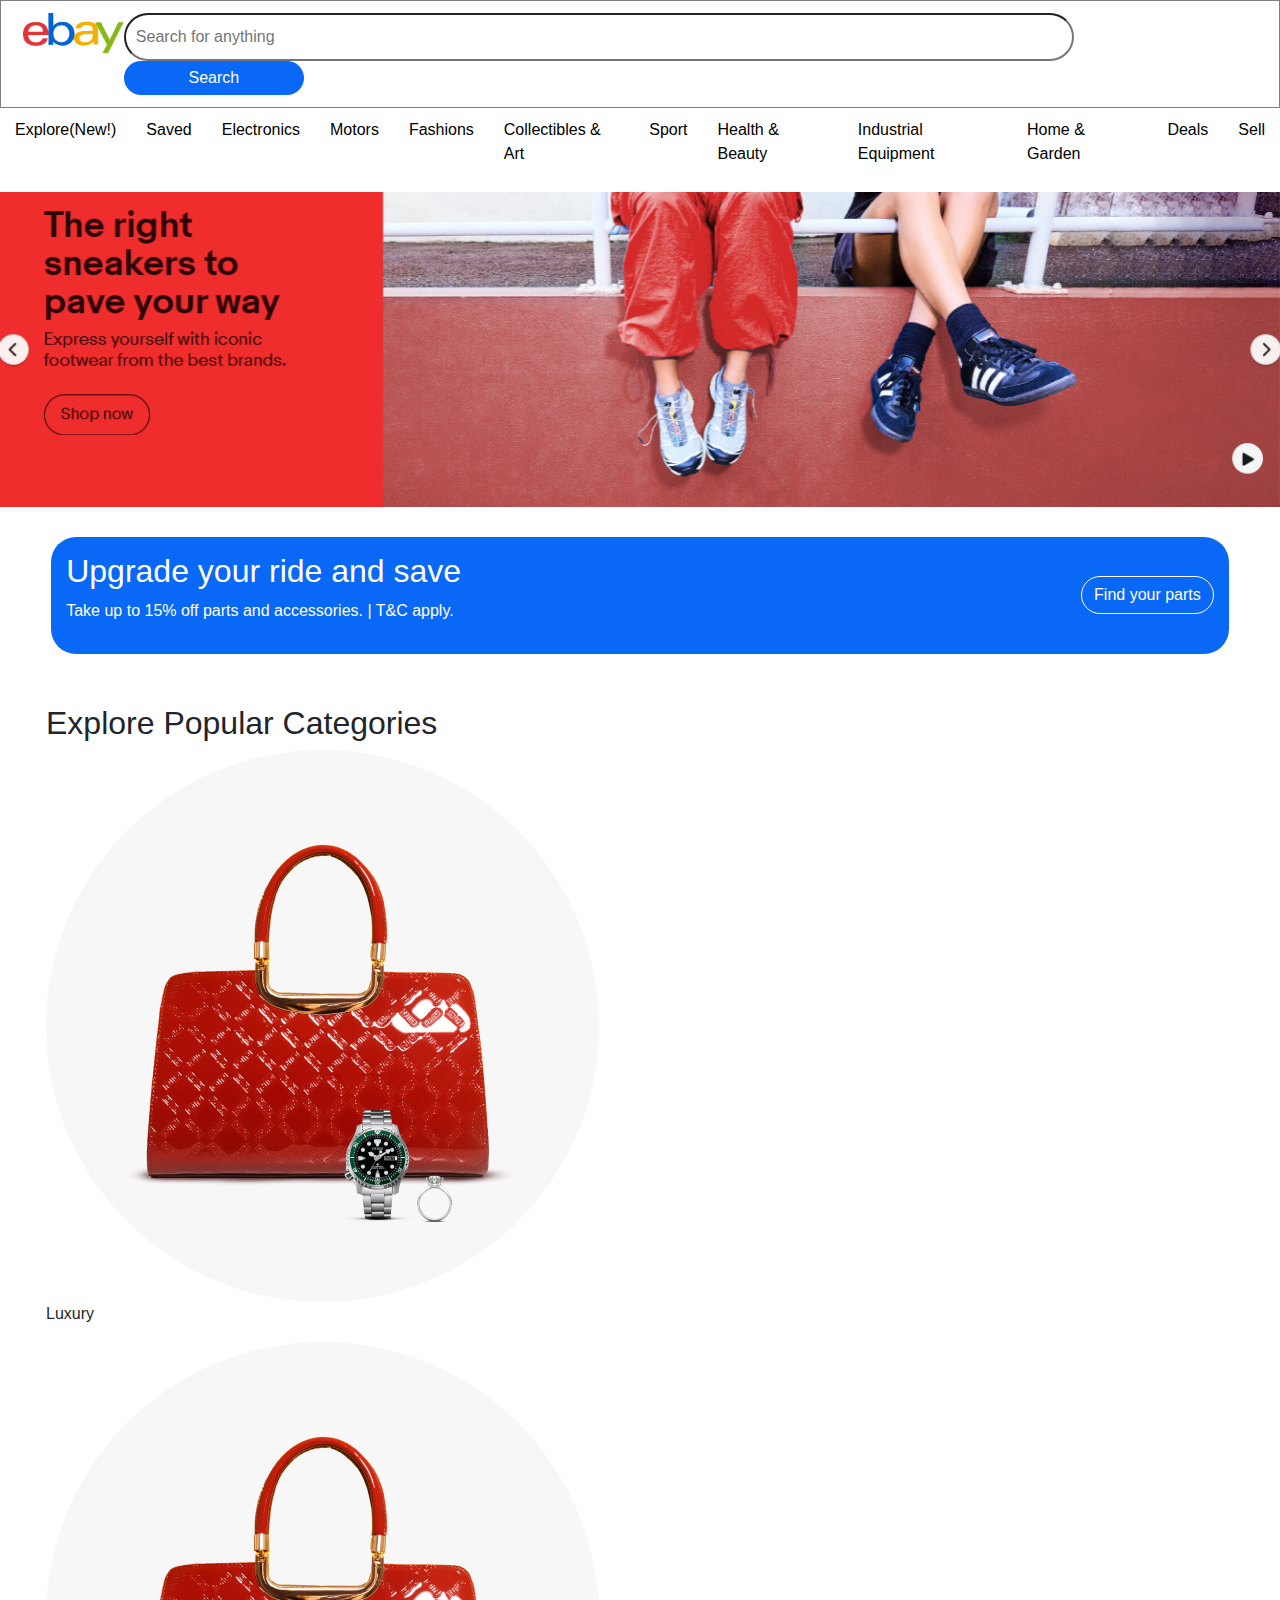
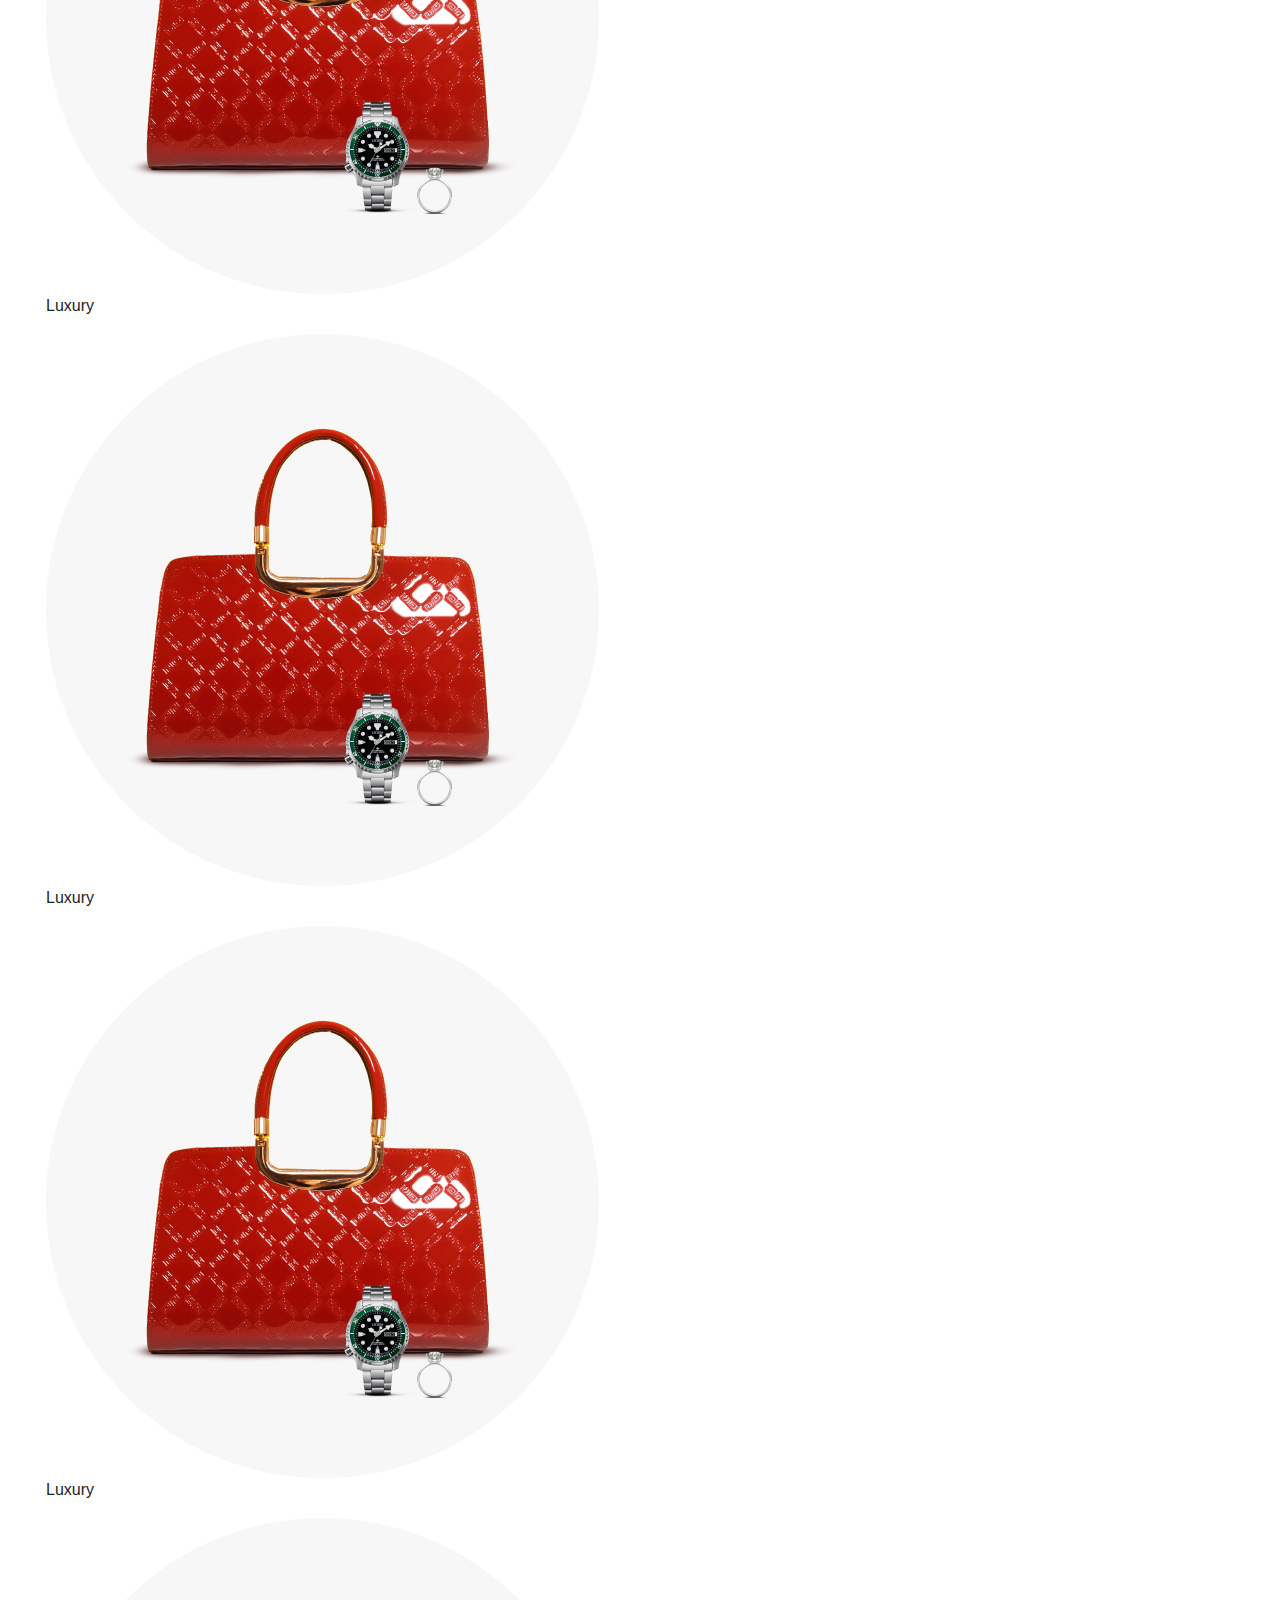
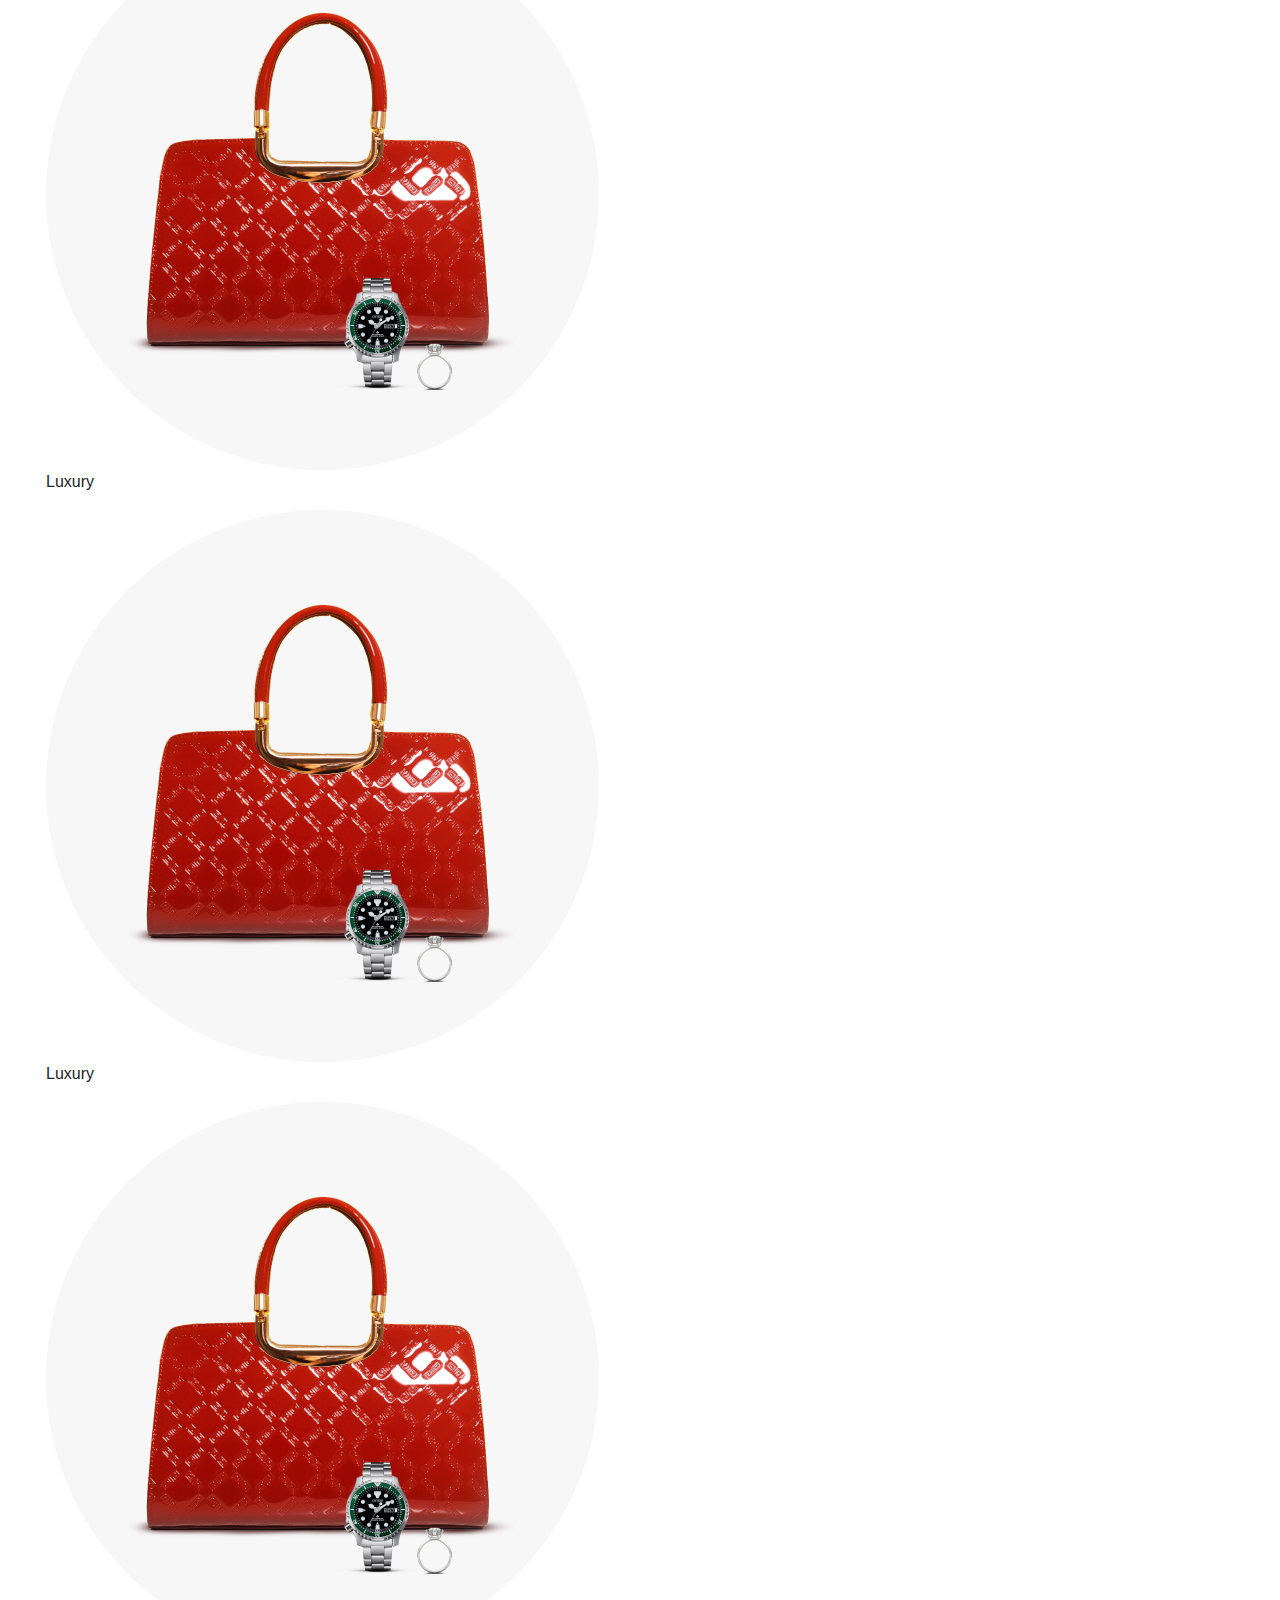
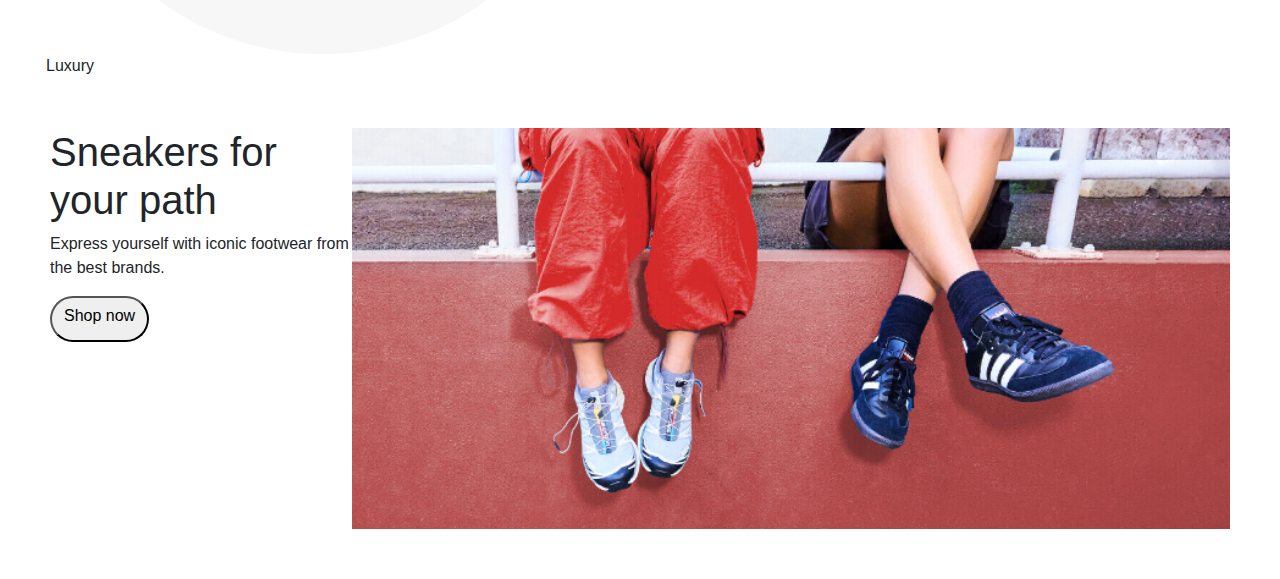
<file: index.html>
<!DOCTYPE html>
<html lang="en">
<head>
    <meta charset="UTF-8">
    <meta name="viewport" content="width=device-width, initial-scale=1.0">
    <title>ebay</title>
    <link rel="stylesheet" href="./ebay.css">
    <link href="https://cdn.jsdelivr.net/npm/bootstrap@5.3.3/dist/css/bootstrap.min.css" rel="stylesheet" integrity="sha384-QWTKZyjpPEjISv5WaRU9OFeRpok6YctnYmDr5pNlyT2bRjXh0JMhjY6hW+ALEwIH" crossorigin="anonymous">

    <style>
        
    </style>
</head>
<body>
    <!-- HEADER SECTION -->
<header>
    <div class="header-container ">
        <div class="head">
        <div class="logo">
            <a href="#"><img src="asset/Electronics_ Cars_ Fashion_ Collectibles _ More _ eBay/ebay l.png" alt="ebay"></a>
        </div>
        <div class="search-bar">
            <input type="text" placeholder="Search for anything">
            <button>Search</button>
        </div>
    </div>
    </div>
</header>
<!-- END OF HEADER -->

<!-- NAV MENU -->

<nav>
    <ul class="nav-menu">
        <li><a href="#">Explore(New!)</a></li>
        <li><a href="#">Saved</a></li>
        <li><a href="#">Electronics</a></li>
        <li><a href="#">Motors</a></li>
        <li><a href="#">Fashions</a></li>
        <li><a href="#">Collectibles & Art</a></li>
        <li><a href="#">Sport</a></li>
        <li><a href="#">Health & Beauty</a></li>
        <li><a href="#">Industrial Equipment</a></li>
        <li><a href="#">Home & Garden</a></li>
        <li><a href="#">Deals</a></li>
        <li><a href="#">Sell</a></li>
    </ul>
</nav>

<!-- CAROUSEL -->
<div id="carouselExampleSlidesOnly" class="carousel slide" data-bs-ride="carousel">
    <div class="carousel-inner">
      <div class="carousel-item active">
        <img src="asset/leg.PNG" class="d-block w-100" alt="legs">
      </div>
      <div class="carousel-item">
        <img src="asset/saveup.PNG" class="d-block w-100" alt="saveup">
      </div>
      <div class="carousel-item">
        <img src="asset/leg.PNG" class="d-block w-100" alt="ll">
      </div>
    </div>
  </div>

  <!--UPGRADE YOUR RIDE SECTION  -->
  <div class="grandp">
    <div class="parent">
        <h2>Upgrade your ride and save</h2>
        <p>Take up to 15% off parts and accessories.       |     T&C apply.</p> 
    </div>

    <div class="btn">
        <a href="#">Find your parts</a>
    </div>
  </div>

  <!-- EXPLORE -->
  <div class="explore">
    <div class="exp">
        <h2>Explore Popular Categories</h2>
    </div>

    <div class="rounded-pictures">
    <div class="rounded">
        <img src="asset/Electronics_ Cars_ Fashion_ Collectibles _ More _ eBay/Luxury bag.jpg" class="rounded-circle" alt="bag">
        <p>Luxury</p>
    </div>

    <div class="rounded">
        <img src="asset/Electronics_ Cars_ Fashion_ Collectibles _ More _ eBay/Luxury bag.jpg" class="rounded-circle" alt="bag">
        <p>Luxury</p>
    </div>

    <div class="rounded">
        <img src="asset/Electronics_ Cars_ Fashion_ Collectibles _ More _ eBay/Luxury bag.jpg" class="rounded-circle" alt="bag">
        <p>Luxury</p>
    </div>

    <div class="rounded">
        <img src="asset/Electronics_ Cars_ Fashion_ Collectibles _ More _ eBay/Luxury bag.jpg" class="rounded-circle" alt="bag">
        <p>Luxury</p>
    </div>

    <div class="rounded">
        <img src="asset/Electronics_ Cars_ Fashion_ Collectibles _ More _ eBay/Luxury bag.jpg" class="rounded-circle" alt="bag">
        <p>Luxury</p>
    </div>

    <div class="rounded">
        <img src="asset/Electronics_ Cars_ Fashion_ Collectibles _ More _ eBay/Luxury bag.jpg" class="rounded-circle" alt="bag">
        <p>Luxury</p>
    </div>

    <div class="rounded">
        <img src="asset/Electronics_ Cars_ Fashion_ Collectibles _ More _ eBay/Luxury bag.jpg" class="rounded-circle" alt="bag">
        <p>Luxury</p>
    </div>

    </div>
  </div>

  <!-- SHOP NOW -->

  <div class="sneakers">
    <div class="sneak">
        <div class="text">
            <h1>Sneakers for your path</h1>
            <p>Express yourself with iconic footwear from the best brands.</p>
            <button>Shop now</button>
        </div>

        <div class="sneak-img">
            <img src="asset/sneakers lgs.PNG" alt="s-img" width="100%" height="100%">

        </div>

    </div>
</div>  


<!-- FOOTER SECTION -->


    <script src="https://cdn.jsdelivr.net/npm/bootstrap@5.3.3/dist/js/bootstrap.bundle.min.js" integrity="sha384-YvpcrYf0tY3lHB60NNkmXc5s9fDVZLESaAA55NDzOxhy9GkcIdslK1eN7N6jIeHz" crossorigin="anonymous"></script>

</body>
</html>
</file>
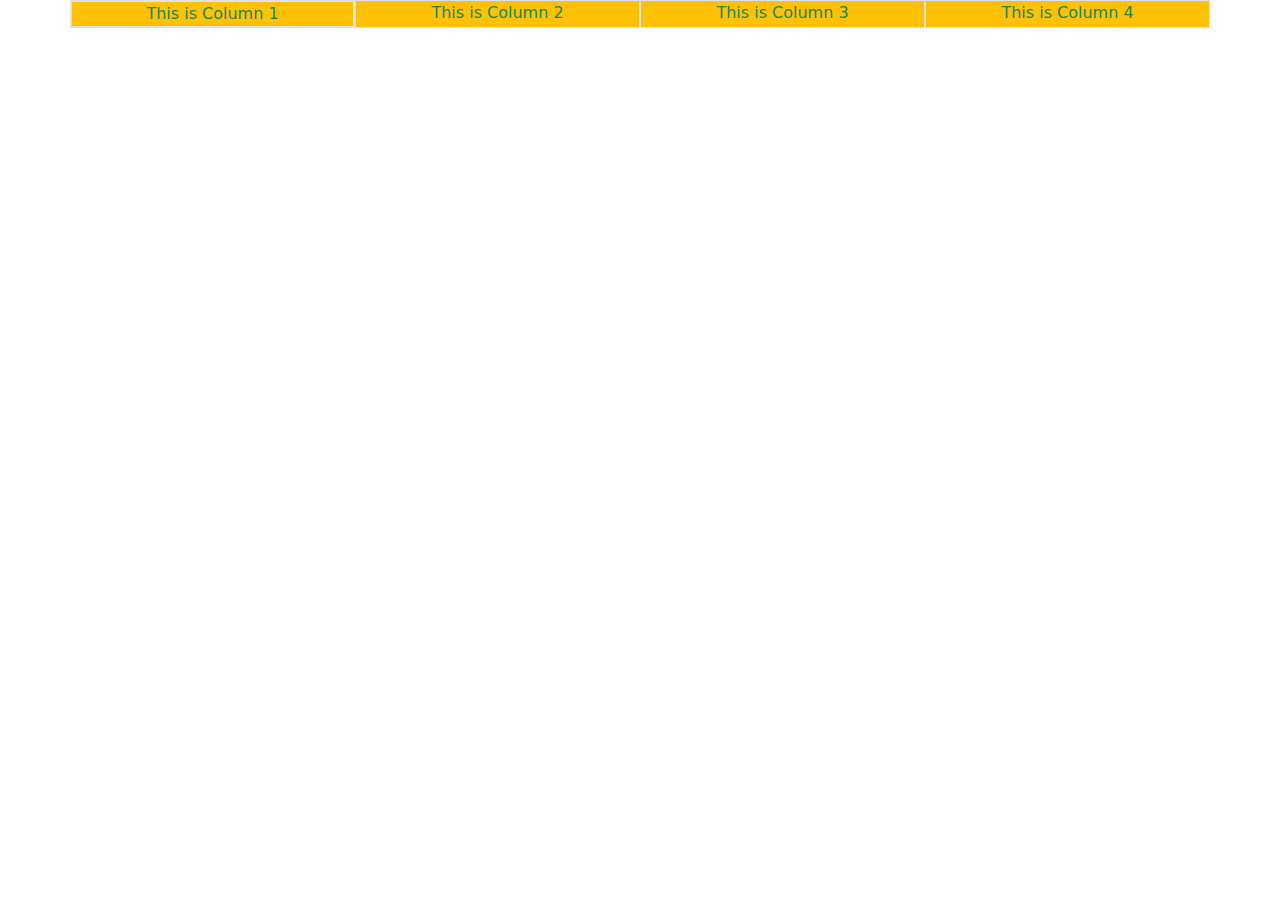
<file: bootstrap-layout.html>
<!DOCTYPE html>
<html lang="en">
<head>
    <meta charset="UTF-8">
    <meta name="viewport" content="width=device-width, initial-scale=1.0">
    <title>Document</title>

    <!-- Bootstrap -->
    <link href="https://cdn.jsdelivr.net/npm/bootstrap@5.3.3/dist/css/bootstrap.min.css" rel="stylesheet" integrity="sha384-QWTKZyjpPEjISv5WaRU9OFeRpok6YctnYmDr5pNlyT2bRjXh0JMhjY6hW+ALEwIH" crossorigin="anonymous">
</head>
<body>

    <div class="container text-center p3 text-success bg-warning">

        <div class="row row-cols-1 row-cols-sm-2 row-cols-md-4">

            <!-- Grid item -->
            <div class="col border border-2 ">
                This is Column 1
            </div>

            <!-- Grid item -->
            <div class="col border">
                This is Column 2
            </div>

            <!-- Grid item -->
            <div class="col border">
                This is Column 3
            </div>

            <!-- Grid item -->
            <div class="col border">
                This is Column 4
            </div>





        </div>

    </div>
    

    <script src="https://cdn.jsdelivr.net/npm/bootstrap@5.3.3/dist/js/bootstrap.bundle.min.js" integrity="sha384-YvpcrYf0tY3lHB60NNkmXc5s9fDVZLESaAA55NDzOxhy9GkcIdslK1eN7N6jIeHz" crossorigin="anonymous"></script>
</body>
</html>
</file>
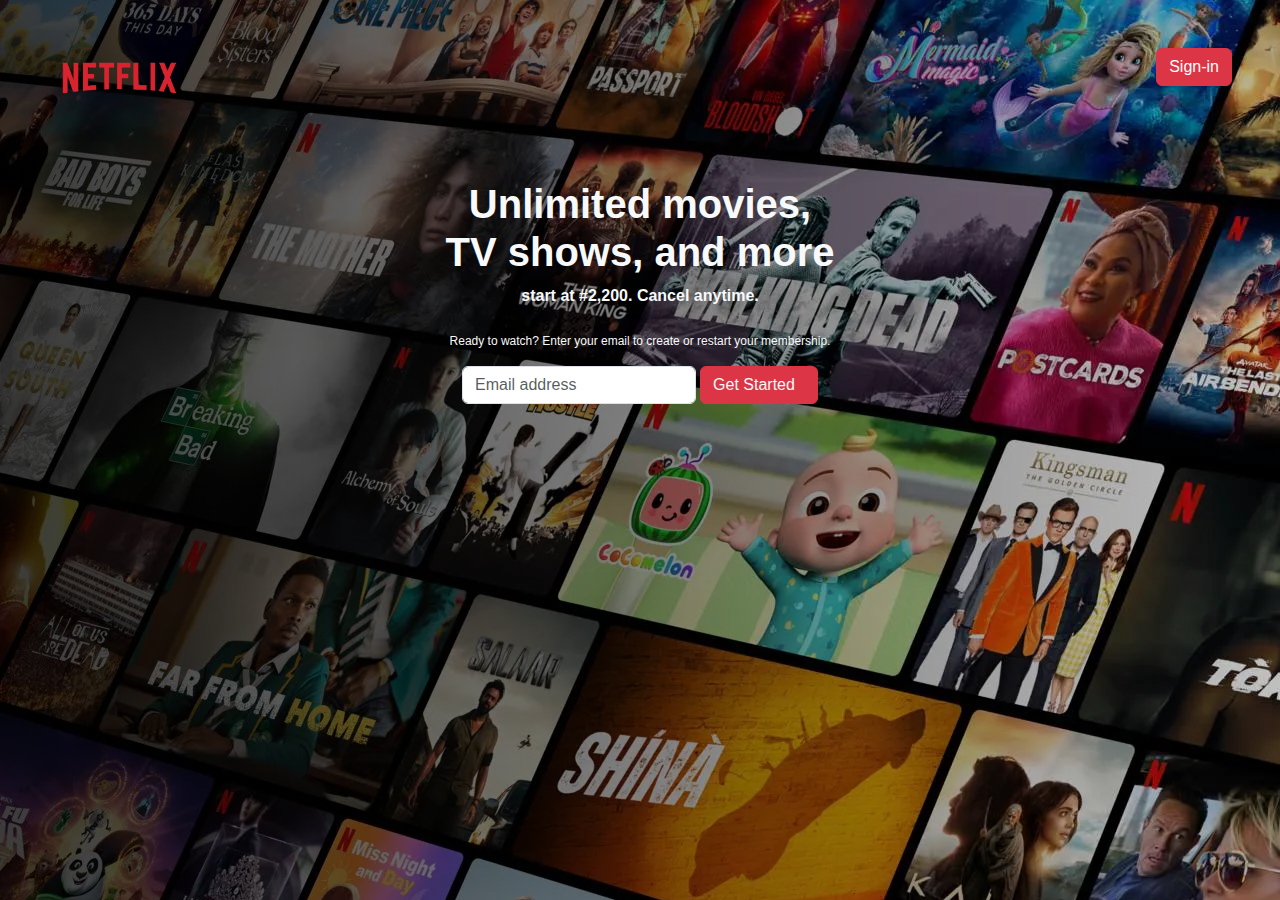
<file: netflix.html>
<!DOCTYPE html>
<html lang="en">

<head>
    <meta charset="UTF-8">
    <meta name="viewport" content="width=device-width, initial-scale=1.0">
    <title>Document</title>

    <!-- BOOTSTRAP -->
    <link href="https://cdn.jsdelivr.net/npm/bootstrap@5.3.3/dist/css/bootstrap.min.css" rel="stylesheet"
        integrity="sha384-QWTKZyjpPEjISv5WaRU9OFeRpok6YctnYmDr5pNlyT2bRjXh0JMhjY6hW+ALEwIH" crossorigin="anonymous">

    <style>
        * {
            font-family: sans-serif;
        }
    </style>



</head>

<body>

    <!-- HERO SECTION -->

    <div class="hero"
        style=" background-image: linear-gradient(to left, rgba(0, 0, 0, 0), rgba(0, 0, 0, 0.692)), url(asset/background.webp); height: 100vh; background-repeat:no-repeat">

        <div class="d-flex justify-content-between p-5  py- 0">
            <div style="height: 60px;">
                <img src="asset/Netflix Nigeria - Watch TV Shows Online_ Watch Movies Online/Netflix_Logo_PMS.webp"
                    width="100%" height="100%" alt="logo">
            </div>
            <div>
                <button type="button" class="btn btn-danger -text-light">Sign-in</button>
            </div>
        </div>
        <div>
        </div>
        <div class="text-light mx-auto mt-4">
            <div class="text-center">
                <h1 class="fw-bolder fs-1"> Unlimited movies, <br> TV shows, and more</h1>
                <p class="fw-bolder">start at #2,200. Cancel anytime.</p>

                <p class="mt-4 text-center" style="font-size: 12px;">Ready to watch? Enter your email to create or
                    restart your membership.</p>

                <div>
                    <div class="container-fluid  w-75" >
                        <form class="d-flex justify-content-center" role="search">
                            <input class=" form-control me-1 border  w-25 " type="search" placeholder="Email address"
                                aria-label="Search">
                            <button class=" d-flex btn btn-danger rounded w-30  text-light" type="submit">Get Started <i
                                    class="fa-solid fa-chevron-right"
                                    style="font-size: 8px; padding: 8px 5px ; "></i></button>
                        </form>
                    </div>
                </div>
            </div>
        </div>

    </div>

</body>

</html>
</file>
<file: ebay.css>
* {
    margin: 0;
    padding: 0;
    box-sizing: border-box;
    font-family: Arial, Helvetica, sans-serif;
}

.header-container .head{
    display: flex;
    justify-content: space-between;
    width: 100vw;
    margin: auto;
    background-color: white;
    border: 0.2px groove grey;
    padding: 12px 22px;

}

.logo img {
    height: 40px;
}

.search-bar input {
    padding: 10px;
    width: 950px;
    border-radius: 30px;
    
}

.search-bar button {
    padding: 5px 10px;
    width: 180px;
    border-radius: 30px;
    background-color: #0968F6;
    color: white;
    border: none;
}

.nav-menu {
    display: flex;
    justify-content: center;
    padding: 10px 0;
    list-style: none;
}

.nav-menu li {
    margin: 0 15px;
}

.nav-menu a {
    color: black;
    text-decoration: none;
}

.carousel-inner{
    padding-top: 0%;
}

.grandp{
    border: 3px solid;
    width: 92vw;
    margin: auto;
    margin-top: 30px;
    border-radius: 25px;
    background-color: #0968F6;
    color: white;
    border: none;
    padding: 15px;
    display: flex;
    justify-content: space-between;
    align-items: center;
}

.grandp .btn{
    border-radius: 25px;
    border-color: white;
    background-color: #0968F6;
}

.grandp .btn a{
    color: white;
    text-decoration: none;
}

.explore{
    margin-top: 50px;
    margin-left: 46px;
}

.text .h1{
    font-weight: 600;
}

.text button{
    border-radius: 25px;
    padding: 12px;
    padding-top: 6px;
}

.sneak{
    display: flex;
    justify-content: space-between;
    margin: 50px;
}

.sneak .sneak-img{
    width: 95vw;
}
</file>
